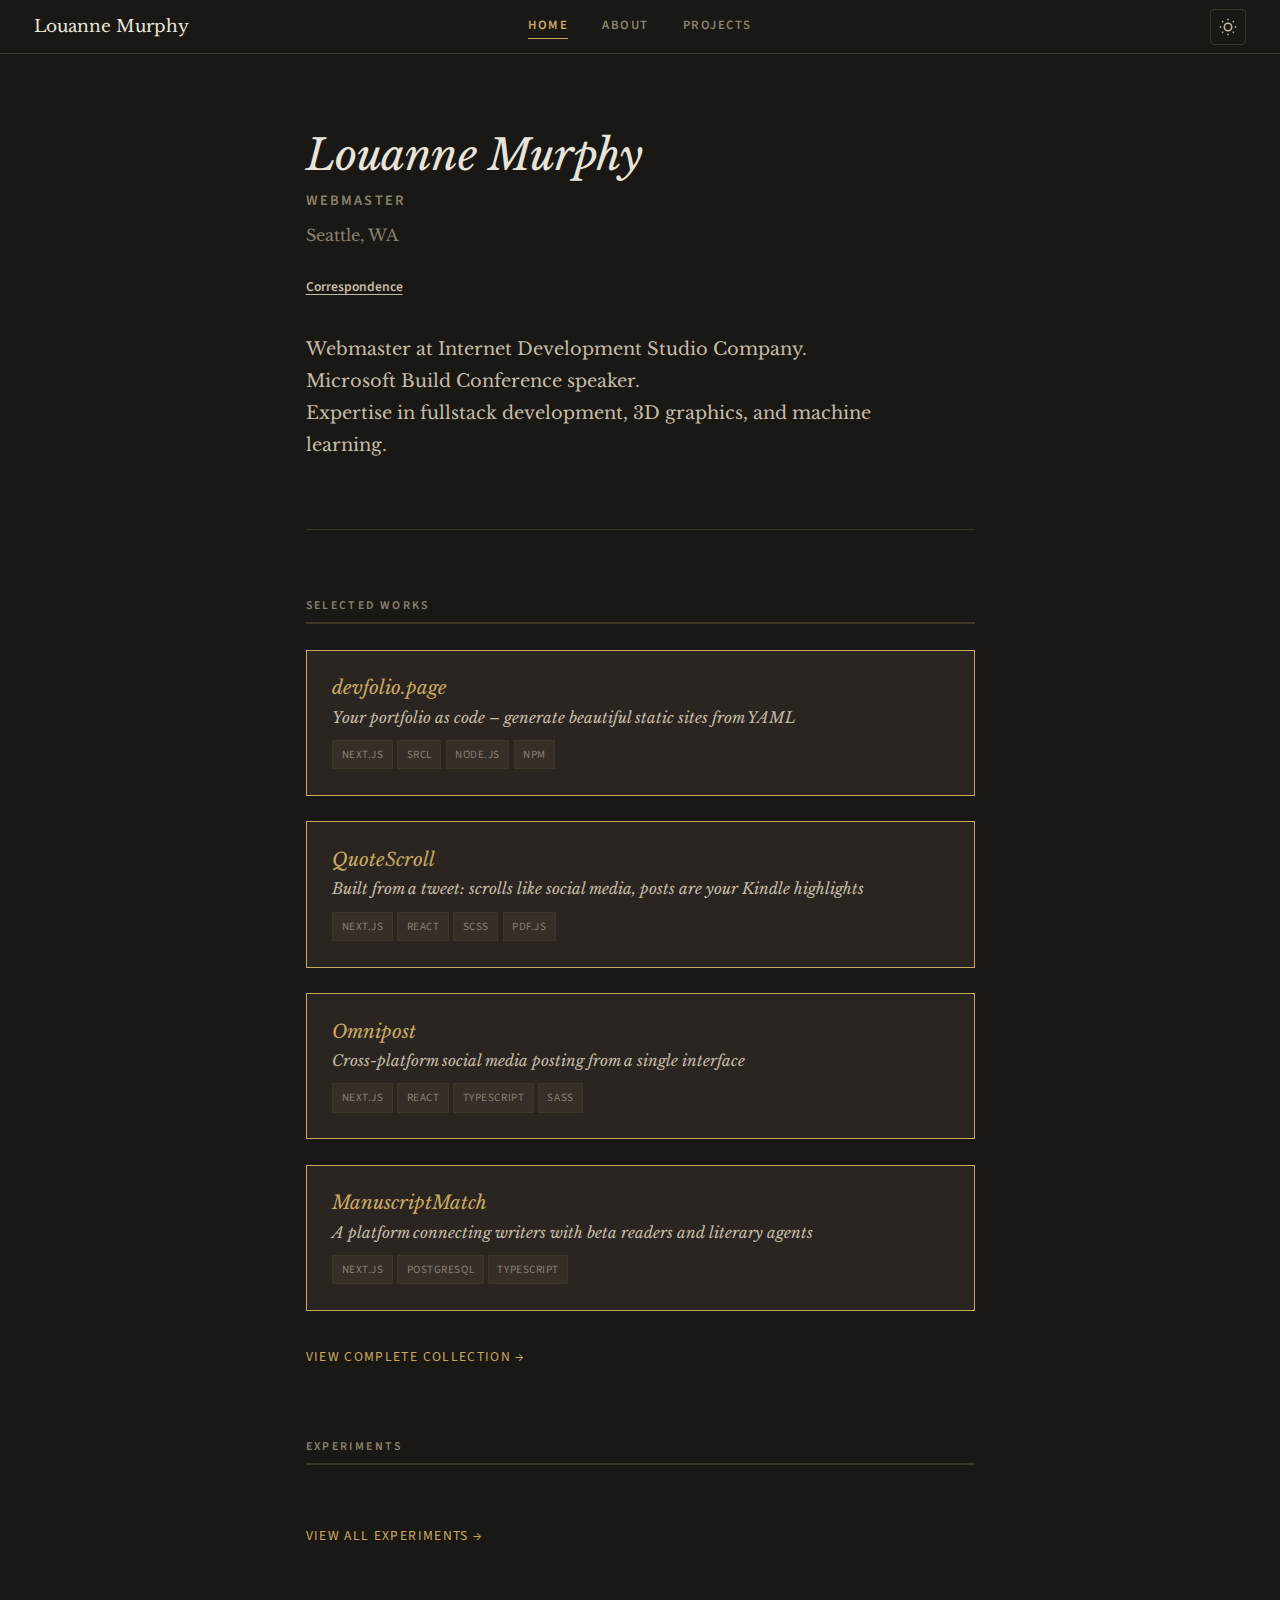
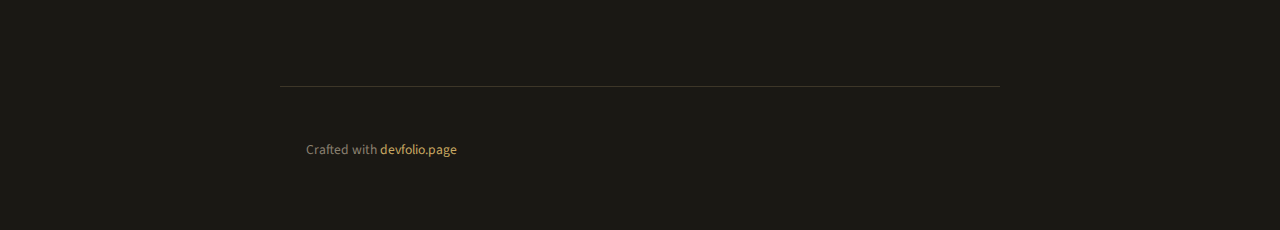
<file: docs/index.html>
<!DOCTYPE html>
<html lang="en">
<head>
  <meta charset="UTF-8">
  <meta name="viewport" content="width=device-width, initial-scale=1.0">
  <title>Louanne Murphy - Portfolio</title>
  <meta name="description" content="Webmaster based in Seattle, WA">
  <link rel="stylesheet" href="./assets/styles.css">
  <script>
    (function() {
      try {
        var saved = localStorage.getItem('academia-theme');
        if (saved) document.documentElement.dataset.theme = saved;
      } catch(e) {}
    })();
  </script>
</head>
<body class="academia-theme" data-theme="dark">

  <nav class="site-nav">
    <div class="nav-content">
      <a href="./" class="nav-logo">Louanne Murphy</a>
      <div class="nav-links">
        <a href=".&#x2F;" class="active">Home</a>
        <a href=".&#x2F;about&#x2F;">About</a>
        <a href=".&#x2F;projects&#x2F;">Projects</a>
      </div>
      <button class="theme-btn" title="Toggle theme" aria-label="Toggle theme">
        <svg class="icon-sun" width="18" height="18" viewBox="0 0 24 24" fill="none" stroke="currentColor" stroke-width="2">
          <circle cx="12" cy="12" r="5"></circle>
          <line x1="12" y1="1" x2="12" y2="3"></line>
          <line x1="12" y1="21" x2="12" y2="23"></line>
          <line x1="4.22" y1="4.22" x2="5.64" y2="5.64"></line>
          <line x1="18.36" y1="18.36" x2="19.78" y2="19.78"></line>
          <line x1="1" y1="12" x2="3" y2="12"></line>
          <line x1="21" y1="12" x2="23" y2="12"></line>
          <line x1="4.22" y1="19.78" x2="5.64" y2="18.36"></line>
          <line x1="18.36" y1="5.64" x2="19.78" y2="4.22"></line>
        </svg>
        <svg class="icon-moon" width="18" height="18" viewBox="0 0 24 24" fill="none" stroke="currentColor" stroke-width="2">
          <path d="M21 12.79A9 9 0 1 1 11.21 3 7 7 0 0 0 21 12.79z"></path>
        </svg>
      </button>
    </div>
  </nav>

  <main class="page-content">
    <section class="hero">
      <div class="hero-ornament"></div>
      <h1 class="hero-name">Louanne Murphy</h1>
      <p class="hero-title">Webmaster</p>
      <p class="hero-location">Seattle, WA</p>

      <div class="hero-links">
        <a href="mailto:louanne@internet.dev" class="hero-link">Correspondence</a>
        
        
        
      </div>

      <div class="hero-bio"><p>Webmaster at Internet Development Studio Company. Microsoft Build Conference speaker.<br>Expertise in fullstack development, 3D graphics, and machine learning.</p></div>
      <div class="hero-ornament"></div>
    </section>

    <section class="section" id="projects">
      <h2 class="section-title"><span>Selected Works</span></h2>
      <div class="projects-list">
        <a href="./projects/devfolio-page.html" class="project-item featured">
          <h3 class="project-name">devfolio.page</h3>
          <p class="project-description">Your portfolio as code – generate beautiful static sites from YAML</p>
          <div class="project-tags">
            <span class="tag">Next.js</span><span class="tag">SRCL</span><span class="tag">Node.js</span><span class="tag">npm</span>
          </div>
        </a>
        <a href="./projects/quotescroll.html" class="project-item featured">
          <h3 class="project-name">QuoteScroll</h3>
          <p class="project-description">Built from a tweet: scrolls like social media, posts are your Kindle highlights</p>
          <div class="project-tags">
            <span class="tag">Next.js</span><span class="tag">React</span><span class="tag">SCSS</span><span class="tag">pdf.js</span>
          </div>
        </a>
        <a href="./projects/omnipost.html" class="project-item featured">
          <h3 class="project-name">Omnipost</h3>
          <p class="project-description">Cross-platform social media posting from a single interface</p>
          <div class="project-tags">
            <span class="tag">Next.js</span><span class="tag">React</span><span class="tag">TypeScript</span><span class="tag">SASS</span>
          </div>
        </a>
        <a href="./projects/manuscriptmatch.html" class="project-item featured">
          <h3 class="project-name">ManuscriptMatch</h3>
          <p class="project-description">A platform connecting writers with beta readers and literary agents</p>
          <div class="project-tags">
            <span class="tag">Next.js</span><span class="tag">PostgreSQL</span><span class="tag">TypeScript</span>
          </div>
        </a>
      </div>
      <a href="./projects/" class="view-all">View Complete Collection &rarr;</a>
    </section>

    <section class="section" id="experiments">
      <h2 class="section-title"><span>Experiments</span></h2>
      <div class="experiments-list">
      </div>
      <a href="./experiments/" class="view-all">View All Experiments &rarr;</a>
    </section>

  </main>

  <footer class="site-footer">
    <div class="footer-ornament"></div>
    <p>Crafted with <a href="https://devfolio.page" target="_blank">devfolio.page</a></p>
  </footer>

  <script src="./assets/script.js"></script>
</body>
</html>
</file>
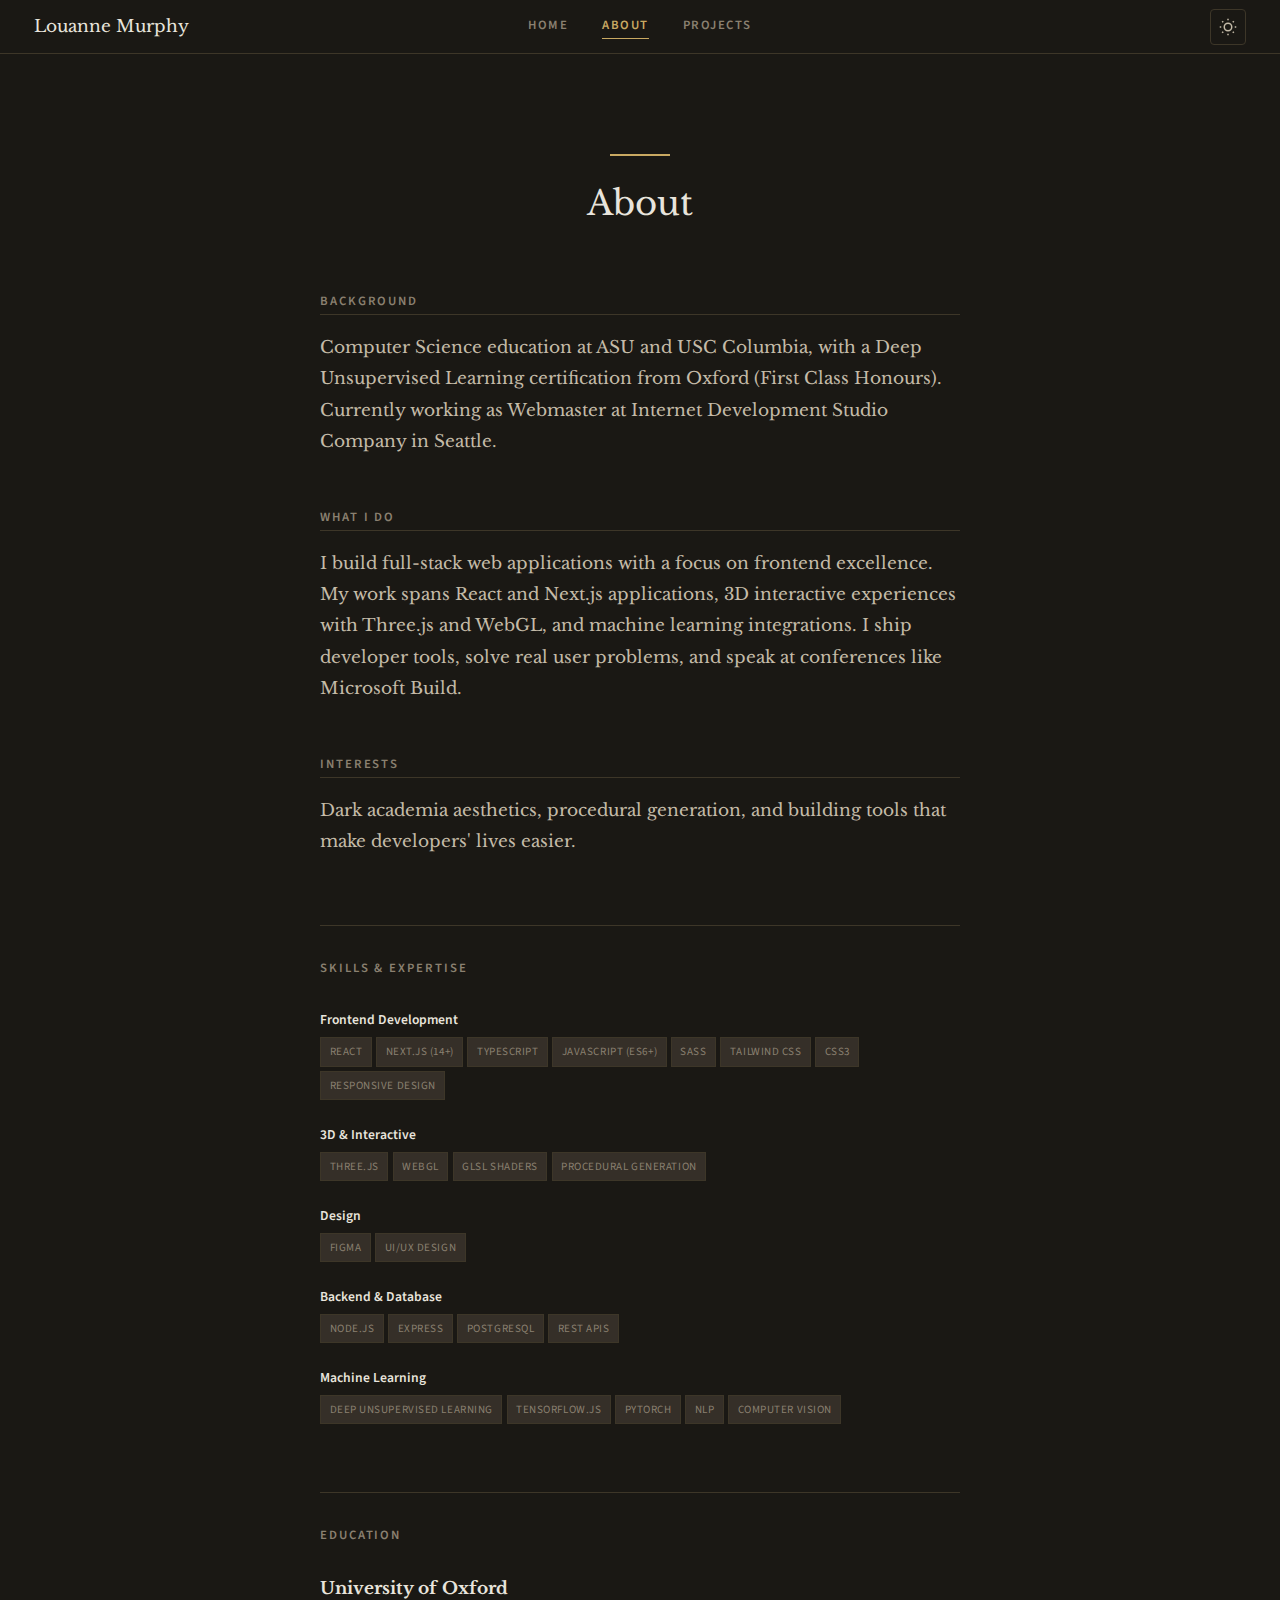
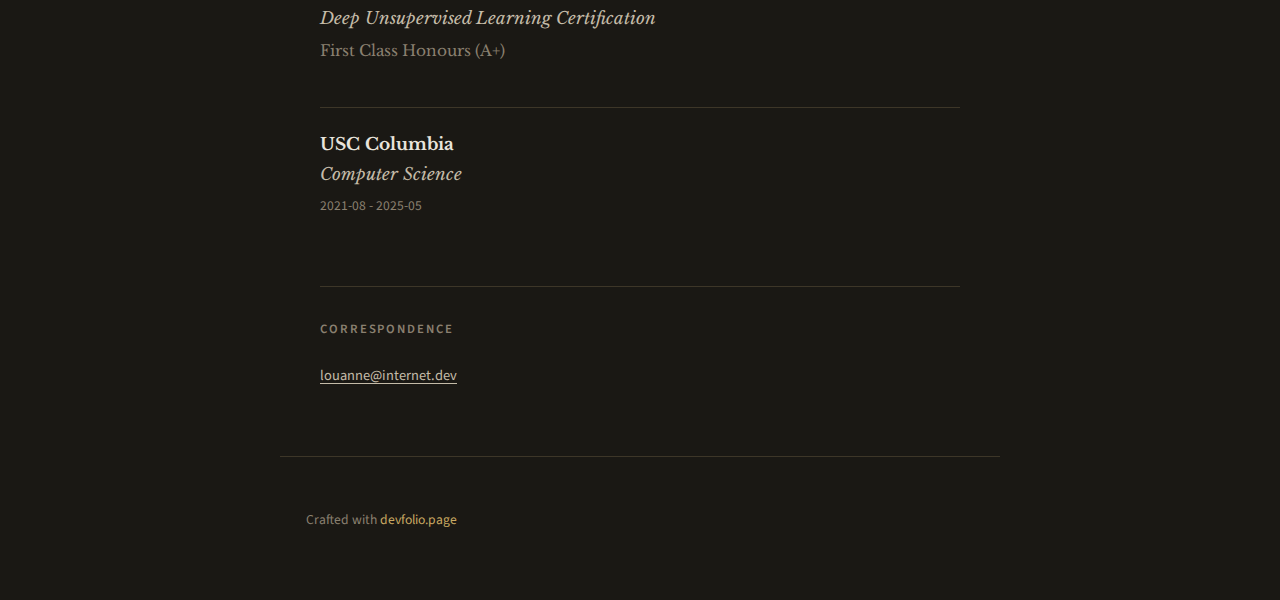
<file: docs/about/index.html>
<!DOCTYPE html>
<html lang="en">
<head>
  <meta charset="UTF-8">
  <meta name="viewport" content="width=device-width, initial-scale=1.0">
  <title>About - Louanne Murphy</title>
  <meta name="description" content="About Louanne Murphy">
  <link rel="stylesheet" href="../assets/styles.css">
  <script>
    (function() {
      try {
        var saved = localStorage.getItem('academia-theme');
        if (saved) document.documentElement.dataset.theme = saved;
      } catch(e) {}
    })();
  </script>
</head>
<body class="academia-theme" data-theme="dark">

  <nav class="site-nav">
    <div class="nav-content">
      <a href="../" class="nav-logo">Louanne Murphy</a>
      <div class="nav-links">
        <a href="..&#x2F;">Home</a>
        <a href="..&#x2F;about&#x2F;" class="active">About</a>
        <a href="..&#x2F;projects&#x2F;">Projects</a>
      </div>
      <button class="theme-btn" title="Toggle theme" aria-label="Toggle theme">
        <svg class="icon-sun" width="18" height="18" viewBox="0 0 24 24" fill="none" stroke="currentColor" stroke-width="2">
          <circle cx="12" cy="12" r="5"></circle>
          <line x1="12" y1="1" x2="12" y2="3"></line>
          <line x1="12" y1="21" x2="12" y2="23"></line>
          <line x1="4.22" y1="4.22" x2="5.64" y2="5.64"></line>
          <line x1="18.36" y1="18.36" x2="19.78" y2="19.78"></line>
          <line x1="1" y1="12" x2="3" y2="12"></line>
          <line x1="21" y1="12" x2="23" y2="12"></line>
          <line x1="4.22" y1="19.78" x2="5.64" y2="18.36"></line>
          <line x1="18.36" y1="5.64" x2="19.78" y2="4.22"></line>
        </svg>
        <svg class="icon-moon" width="18" height="18" viewBox="0 0 24 24" fill="none" stroke="currentColor" stroke-width="2">
          <path d="M21 12.79A9 9 0 1 1 11.21 3 7 7 0 0 0 21 12.79z"></path>
        </svg>
      </button>
    </div>
  </nav>

  <main class="page-content">
    <header class="page-header">
      <div class="header-ornament"></div>
      <h1>About</h1>
      
    </header>

    <div class="about-content">

      <div class="about-bio">
        <h3>Background</h3>
<p>Computer Science education at ASU and USC Columbia, with a Deep Unsupervised Learning
certification from Oxford (First Class Honours). Currently working as Webmaster at
Internet Development Studio Company in Seattle.</p>
<h3>What I Do</h3>
<p>I build full-stack web applications with a focus on frontend excellence. My work spans
React and Next.js applications, 3D interactive experiences with Three.js and WebGL,
and machine learning integrations. I ship developer tools, solve real user problems,
and speak at conferences like Microsoft Build.</p>
<h3>Interests</h3>
<p>Dark academia aesthetics, procedural generation, and building tools that make
developers&#39; lives easier.</p>

      </div>

      <section class="about-skills">
        <h2>Skills & Expertise</h2>
        <div class="skill-category">
          <h3>Frontend Development</h3>
          <div class="project-tags">
            <span class="tag">React</span><span class="tag">Next.js (14+)</span><span class="tag">TypeScript</span><span class="tag">JavaScript (ES6+)</span><span class="tag">SASS</span><span class="tag">Tailwind CSS</span><span class="tag">CSS3</span><span class="tag">Responsive Design</span>
          </div>
        </div>
        <div class="skill-category">
          <h3>3D &amp; Interactive</h3>
          <div class="project-tags">
            <span class="tag">Three.js</span><span class="tag">WebGL</span><span class="tag">GLSL Shaders</span><span class="tag">Procedural Generation</span>
          </div>
        </div>
        <div class="skill-category">
          <h3>Design</h3>
          <div class="project-tags">
            <span class="tag">Figma</span><span class="tag">UI&#x2F;UX Design</span>
          </div>
        </div>
        <div class="skill-category">
          <h3>Backend &amp; Database</h3>
          <div class="project-tags">
            <span class="tag">Node.js</span><span class="tag">Express</span><span class="tag">PostgreSQL</span><span class="tag">REST APIs</span>
          </div>
        </div>
        <div class="skill-category">
          <h3>Machine Learning</h3>
          <div class="project-tags">
            <span class="tag">Deep Unsupervised Learning</span><span class="tag">TensorFlow.js</span><span class="tag">PyTorch</span><span class="tag">NLP</span><span class="tag">Computer Vision</span>
          </div>
        </div>
      </section>

      <section class="about-education">
        <h2>Education</h2>
        <div class="education-item">
          <h3>University of Oxford</h3>
          <p class="degree">Deep Unsupervised Learning Certification</p>
          
          <p class="description">First Class Honours (A+)</p>
        </div>
        <div class="education-item">
          <h3>USC Columbia</h3>
          <p class="degree">Computer Science</p>
          <p class="date">2021-08 - 2025-05</p>
          
        </div>
      </section>

      <section class="about-contact">
        <h2>Correspondence</h2>
        <div class="contact-links">
          <a href="mailto:louanne@internet.dev">louanne@internet.dev</a>
          
          
          
          
        </div>
      </section>
    </div>
  </main>

  <footer class="site-footer">
    <div class="footer-ornament"></div>
    <p>Crafted with <a href="https://devfolio.page" target="_blank">devfolio.page</a></p>
  </footer>

  <script src="../assets/script.js"></script>
</body>
</html>
</file>
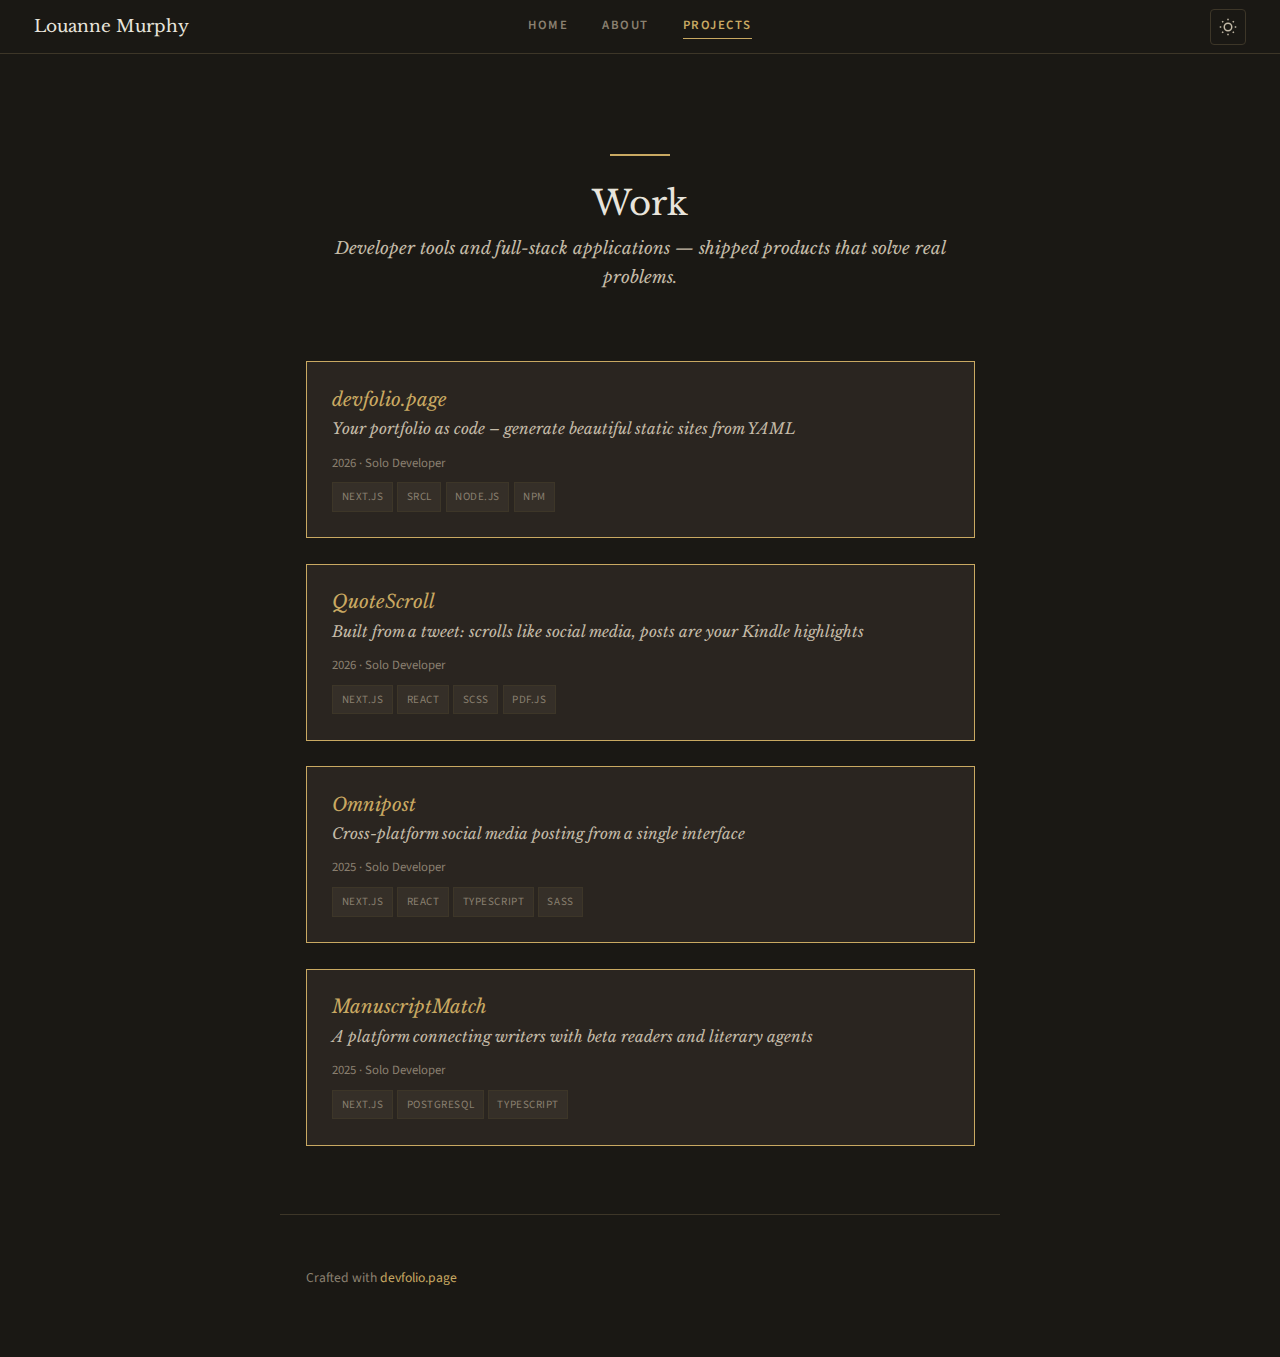
<file: docs/projects/index.html>
<!DOCTYPE html>
<html lang="en">
<head>
  <meta charset="UTF-8">
  <meta name="viewport" content="width=device-width, initial-scale=1.0">
  <title>Projects - Louanne Murphy</title>
  <meta name="description" content="Projects by Louanne Murphy">
  <link rel="stylesheet" href="../assets/styles.css">
  <script>
    (function() {
      try {
        var saved = localStorage.getItem('academia-theme');
        if (saved) document.documentElement.dataset.theme = saved;
      } catch(e) {}
    })();
  </script>
</head>
<body class="academia-theme" data-theme="dark">

  <nav class="site-nav">
    <div class="nav-content">
      <a href="../" class="nav-logo">Louanne Murphy</a>
      <div class="nav-links">
        <a href="..&#x2F;">Home</a>
        <a href="..&#x2F;about&#x2F;">About</a>
        <a href="..&#x2F;projects&#x2F;" class="active">Projects</a>
      </div>
      <button class="theme-btn" title="Toggle theme" aria-label="Toggle theme">
        <svg class="icon-sun" width="18" height="18" viewBox="0 0 24 24" fill="none" stroke="currentColor" stroke-width="2">
          <circle cx="12" cy="12" r="5"></circle>
          <line x1="12" y1="1" x2="12" y2="3"></line>
          <line x1="12" y1="21" x2="12" y2="23"></line>
          <line x1="4.22" y1="4.22" x2="5.64" y2="5.64"></line>
          <line x1="18.36" y1="18.36" x2="19.78" y2="19.78"></line>
          <line x1="1" y1="12" x2="3" y2="12"></line>
          <line x1="21" y1="12" x2="23" y2="12"></line>
          <line x1="4.22" y1="19.78" x2="5.64" y2="18.36"></line>
          <line x1="18.36" y1="5.64" x2="19.78" y2="4.22"></line>
        </svg>
        <svg class="icon-moon" width="18" height="18" viewBox="0 0 24 24" fill="none" stroke="currentColor" stroke-width="2">
          <path d="M21 12.79A9 9 0 1 1 11.21 3 7 7 0 0 0 21 12.79z"></path>
        </svg>
      </button>
    </div>
  </nav>

  <main class="page-content">
    <header class="page-header">
      <div class="header-ornament"></div>
      <h1>Work</h1>
      <p>Developer tools and full-stack applications — shipped products that solve real problems.</p>
    </header>

    <div class="projects-list">
      <a href="./devfolio-page.html" class="project-item featured">
        <h3 class="project-name">devfolio.page</h3>
        <p class="project-description">Your portfolio as code – generate beautiful static sites from YAML</p>
        <div class="project-meta-inline">
          <span>2026</span>
          <span>&middot;</span>
          <span>Solo Developer</span>
        </div>
        <div class="project-tags">
          <span class="tag">Next.js</span><span class="tag">SRCL</span><span class="tag">Node.js</span><span class="tag">npm</span>
        </div>
      </a>
      <a href="./quotescroll.html" class="project-item featured">
        <h3 class="project-name">QuoteScroll</h3>
        <p class="project-description">Built from a tweet: scrolls like social media, posts are your Kindle highlights</p>
        <div class="project-meta-inline">
          <span>2026</span>
          <span>&middot;</span>
          <span>Solo Developer</span>
        </div>
        <div class="project-tags">
          <span class="tag">Next.js</span><span class="tag">React</span><span class="tag">SCSS</span><span class="tag">pdf.js</span>
        </div>
      </a>
      <a href="./omnipost.html" class="project-item featured">
        <h3 class="project-name">Omnipost</h3>
        <p class="project-description">Cross-platform social media posting from a single interface</p>
        <div class="project-meta-inline">
          <span>2025</span>
          <span>&middot;</span>
          <span>Solo Developer</span>
        </div>
        <div class="project-tags">
          <span class="tag">Next.js</span><span class="tag">React</span><span class="tag">TypeScript</span><span class="tag">SASS</span>
        </div>
      </a>
      <a href="./manuscriptmatch.html" class="project-item featured">
        <h3 class="project-name">ManuscriptMatch</h3>
        <p class="project-description">A platform connecting writers with beta readers and literary agents</p>
        <div class="project-meta-inline">
          <span>2025</span>
          <span>&middot;</span>
          <span>Solo Developer</span>
        </div>
        <div class="project-tags">
          <span class="tag">Next.js</span><span class="tag">PostgreSQL</span><span class="tag">TypeScript</span>
        </div>
      </a>
    </div>
  </main>

  <footer class="site-footer">
    <div class="footer-ornament"></div>
    <p>Crafted with <a href="https://devfolio.page" target="_blank">devfolio.page</a></p>
  </footer>

  <script src="../assets/script.js"></script>
</body>
</html>
</file>
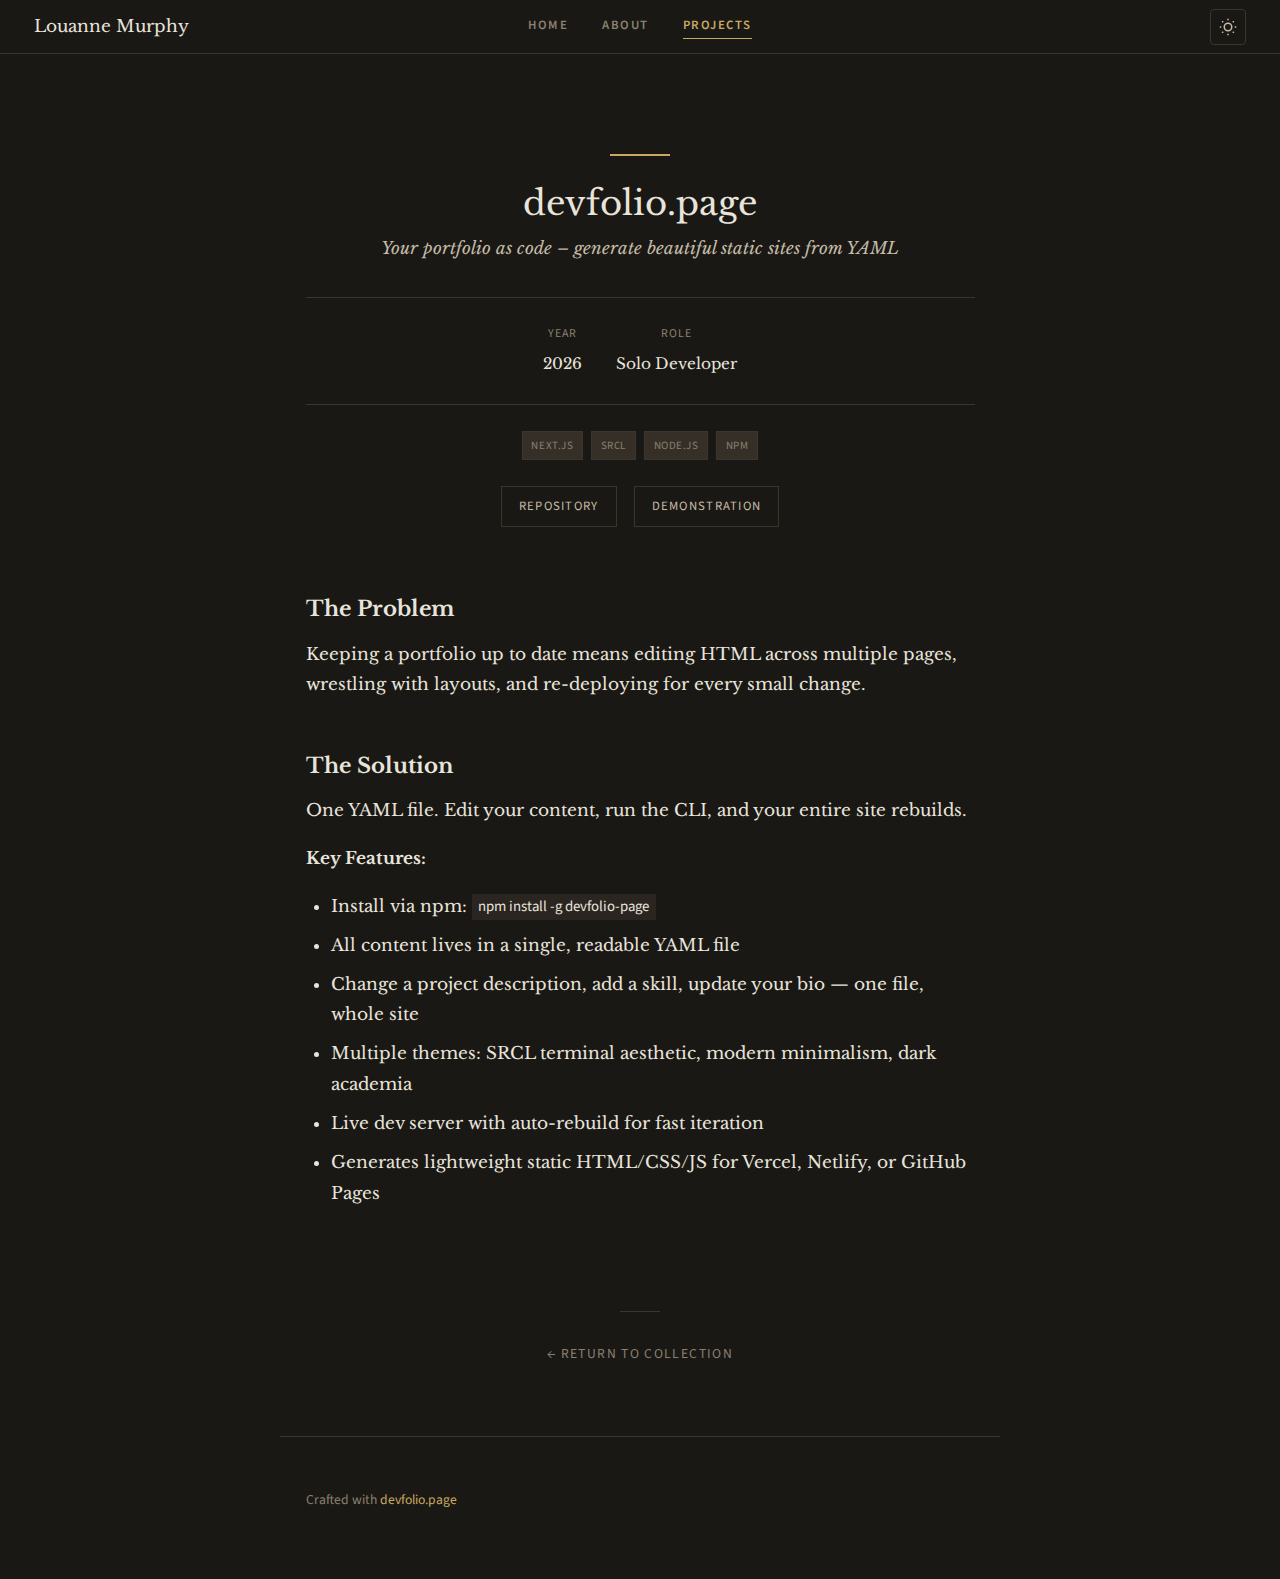
<file: docs/projects/devfolio-page.html>
<!DOCTYPE html>
<html lang="en">
<head>
  <meta charset="UTF-8">
  <meta name="viewport" content="width=device-width, initial-scale=1.0">
  <title>devfolio.page - Louanne Murphy</title>
  <meta name="description" content="Your portfolio as code – generate beautiful static sites from YAML">
  <link rel="stylesheet" href="../assets/styles.css">
  <script>
    (function() {
      try {
        var saved = localStorage.getItem('academia-theme');
        if (saved) document.documentElement.dataset.theme = saved;
      } catch(e) {}
    })();
  </script>
</head>
<body class="academia-theme" data-theme="dark">

  <nav class="site-nav">
    <div class="nav-content">
      <a href="../" class="nav-logo">Louanne Murphy</a>
      <div class="nav-links">
        <a href="..&#x2F;">Home</a>
        <a href="..&#x2F;about&#x2F;">About</a>
        <a href="..&#x2F;projects&#x2F;" class="active">Projects</a>
      </div>
      <button class="theme-btn" title="Toggle theme" aria-label="Toggle theme">
        <svg class="icon-sun" width="18" height="18" viewBox="0 0 24 24" fill="none" stroke="currentColor" stroke-width="2">
          <circle cx="12" cy="12" r="5"></circle>
          <line x1="12" y1="1" x2="12" y2="3"></line>
          <line x1="12" y1="21" x2="12" y2="23"></line>
          <line x1="4.22" y1="4.22" x2="5.64" y2="5.64"></line>
          <line x1="18.36" y1="18.36" x2="19.78" y2="19.78"></line>
          <line x1="1" y1="12" x2="3" y2="12"></line>
          <line x1="21" y1="12" x2="23" y2="12"></line>
          <line x1="4.22" y1="19.78" x2="5.64" y2="18.36"></line>
          <line x1="18.36" y1="5.64" x2="19.78" y2="4.22"></line>
        </svg>
        <svg class="icon-moon" width="18" height="18" viewBox="0 0 24 24" fill="none" stroke="currentColor" stroke-width="2">
          <path d="M21 12.79A9 9 0 1 1 11.21 3 7 7 0 0 0 21 12.79z"></path>
        </svg>
      </button>
    </div>
  </nav>

  <main class="page-content project-page">
    <header class="project-header">
      <div class="header-ornament"></div>
      <h1>devfolio.page</h1>
      <p class="subtitle">Your portfolio as code – generate beautiful static sites from YAML</p>

      <div class="project-meta">
        <div class="meta-item">
          <span class="meta-label">Year</span>
          <span class="meta-value">2026</span>
        </div>
        <div class="meta-item">
          <span class="meta-label">Role</span>
          <span class="meta-value">Solo Developer</span>
        </div>
      </div>

      <div class="project-tags">
        <span class="tag">Next.js</span><span class="tag">SRCL</span><span class="tag">Node.js</span><span class="tag">npm</span>
      </div>

      <div class="project-links">
        <a href="https:&#x2F;&#x2F;github.com&#x2F;louannemur&#x2F;devfolio" target="_blank" class="project-link">Repository</a>
        <a href="https:&#x2F;&#x2F;www.devfolio.page" target="_blank" class="project-link">Demonstration</a>
        
      </div>
    </header>

    <div class="project-content prose">
      <div class="section-overview"><h2>The Problem</h2>
<p>Keeping a portfolio up to date means editing HTML across multiple pages,<br>wrestling with layouts, and re-deploying for every small change.</p>
<h2>The Solution</h2>
<p>One YAML file. Edit your content, run the CLI, and your entire site rebuilds.</p>
<p><strong>Key Features:</strong></p>
<ul>
<li>Install via npm: <code>npm install -g devfolio-page</code></li>
<li>All content lives in a single, readable YAML file</li>
<li>Change a project description, add a skill, update your bio — one file, whole site</li>
<li>Multiple themes: SRCL terminal aesthetic, modern minimalism, dark academia</li>
<li>Live dev server with auto-rebuild for fast iteration</li>
<li>Generates lightweight static HTML/CSS/JS for Vercel, Netlify, or GitHub Pages</li>
</ul>
</div>
    </div>

    <nav class="project-nav">
      <div class="nav-ornament"></div>
      <a href="./" class="back-link">&larr; Return to Collection</a>
    </nav>
  </main>

  <footer class="site-footer">
    <div class="footer-ornament"></div>
    <p>Crafted with <a href="https://devfolio.page" target="_blank">devfolio.page</a></p>
  </footer>

  <script src="../assets/script.js"></script>
</body>
</html>
</file>
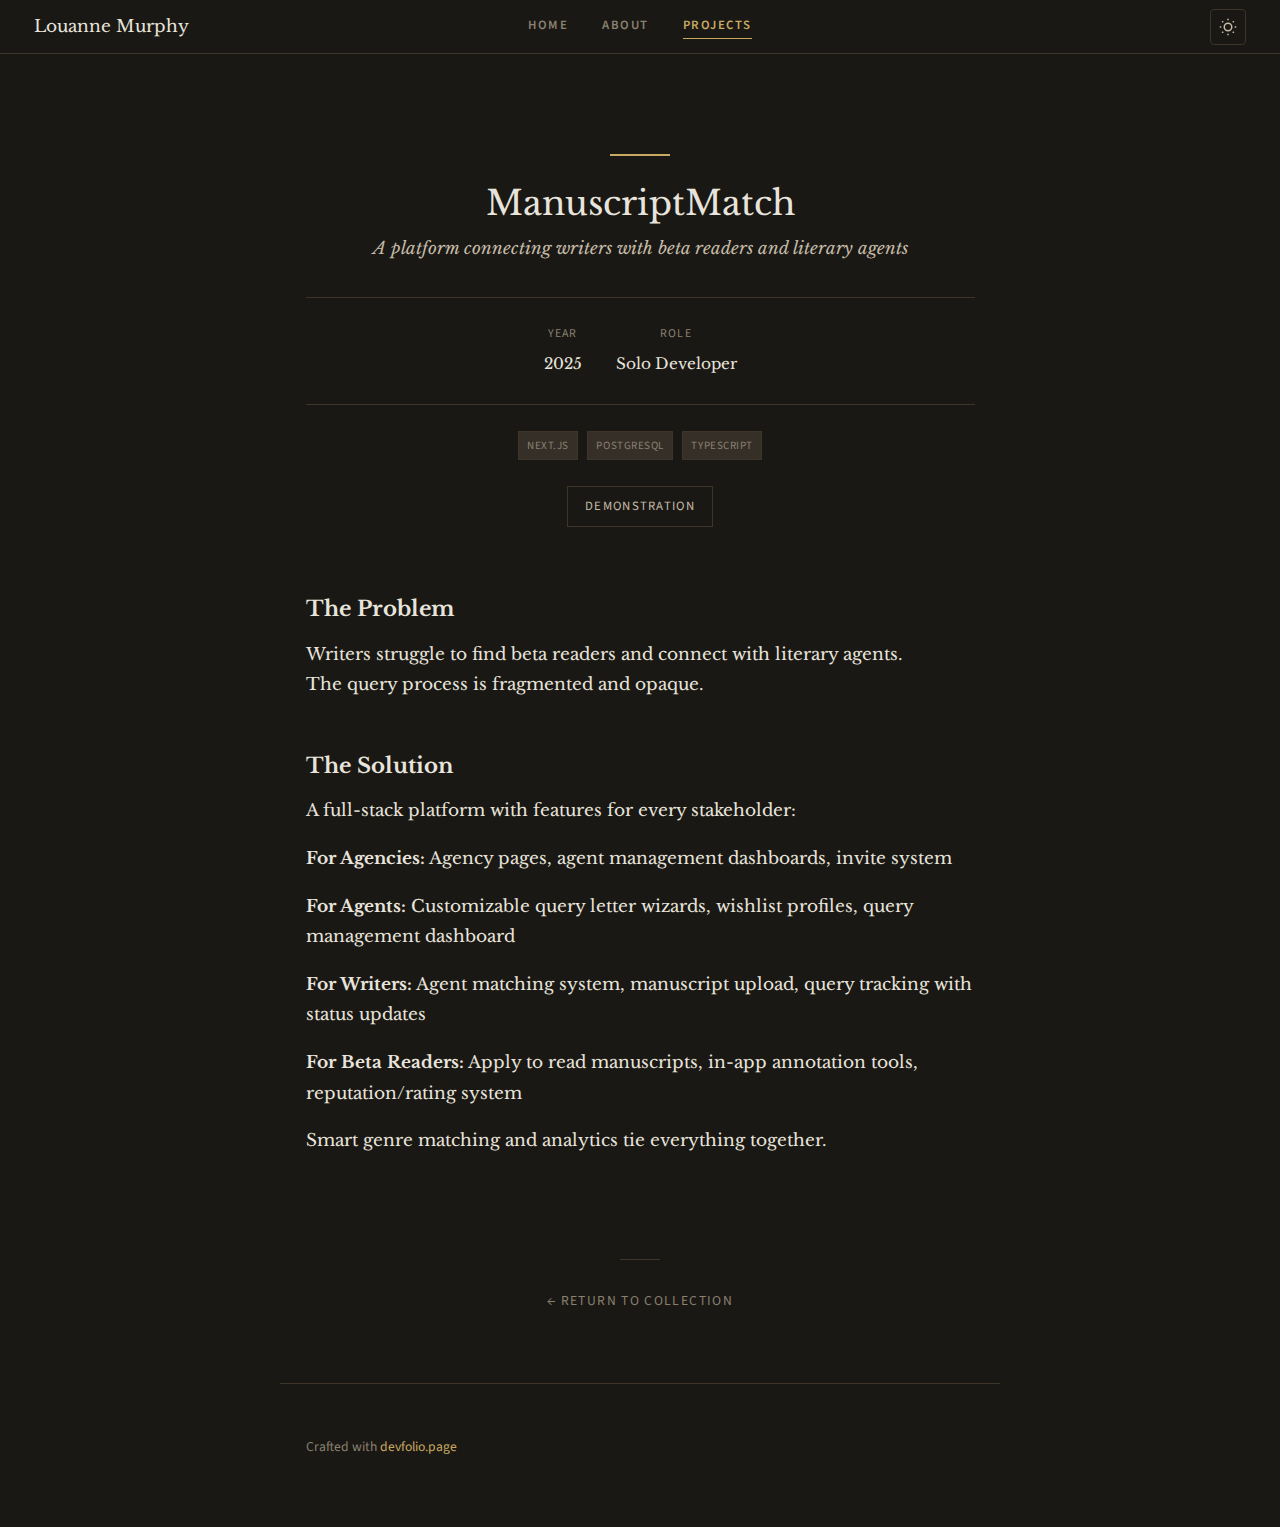
<file: docs/projects/manuscriptmatch.html>
<!DOCTYPE html>
<html lang="en">
<head>
  <meta charset="UTF-8">
  <meta name="viewport" content="width=device-width, initial-scale=1.0">
  <title>ManuscriptMatch - Louanne Murphy</title>
  <meta name="description" content="A platform connecting writers with beta readers and literary agents">
  <link rel="stylesheet" href="../assets/styles.css">
  <script>
    (function() {
      try {
        var saved = localStorage.getItem('academia-theme');
        if (saved) document.documentElement.dataset.theme = saved;
      } catch(e) {}
    })();
  </script>
</head>
<body class="academia-theme" data-theme="dark">

  <nav class="site-nav">
    <div class="nav-content">
      <a href="../" class="nav-logo">Louanne Murphy</a>
      <div class="nav-links">
        <a href="..&#x2F;">Home</a>
        <a href="..&#x2F;about&#x2F;">About</a>
        <a href="..&#x2F;projects&#x2F;" class="active">Projects</a>
      </div>
      <button class="theme-btn" title="Toggle theme" aria-label="Toggle theme">
        <svg class="icon-sun" width="18" height="18" viewBox="0 0 24 24" fill="none" stroke="currentColor" stroke-width="2">
          <circle cx="12" cy="12" r="5"></circle>
          <line x1="12" y1="1" x2="12" y2="3"></line>
          <line x1="12" y1="21" x2="12" y2="23"></line>
          <line x1="4.22" y1="4.22" x2="5.64" y2="5.64"></line>
          <line x1="18.36" y1="18.36" x2="19.78" y2="19.78"></line>
          <line x1="1" y1="12" x2="3" y2="12"></line>
          <line x1="21" y1="12" x2="23" y2="12"></line>
          <line x1="4.22" y1="19.78" x2="5.64" y2="18.36"></line>
          <line x1="18.36" y1="5.64" x2="19.78" y2="4.22"></line>
        </svg>
        <svg class="icon-moon" width="18" height="18" viewBox="0 0 24 24" fill="none" stroke="currentColor" stroke-width="2">
          <path d="M21 12.79A9 9 0 1 1 11.21 3 7 7 0 0 0 21 12.79z"></path>
        </svg>
      </button>
    </div>
  </nav>

  <main class="page-content project-page">
    <header class="project-header">
      <div class="header-ornament"></div>
      <h1>ManuscriptMatch</h1>
      <p class="subtitle">A platform connecting writers with beta readers and literary agents</p>

      <div class="project-meta">
        <div class="meta-item">
          <span class="meta-label">Year</span>
          <span class="meta-value">2025</span>
        </div>
        <div class="meta-item">
          <span class="meta-label">Role</span>
          <span class="meta-value">Solo Developer</span>
        </div>
      </div>

      <div class="project-tags">
        <span class="tag">Next.js</span><span class="tag">PostgreSQL</span><span class="tag">TypeScript</span>
      </div>

      <div class="project-links">
        
        <a href="https:&#x2F;&#x2F;manuscriptmatch.com" target="_blank" class="project-link">Demonstration</a>
        
      </div>
    </header>

    <div class="project-content prose">
      <div class="section-overview"><h2>The Problem</h2>
<p>Writers struggle to find beta readers and connect with literary agents.<br>The query process is fragmented and opaque.</p>
<h2>The Solution</h2>
<p>A full-stack platform with features for every stakeholder:</p>
<p><strong>For Agencies:</strong> Agency pages, agent management dashboards, invite system</p>
<p><strong>For Agents:</strong> Customizable query letter wizards, wishlist profiles, query management dashboard</p>
<p><strong>For Writers:</strong> Agent matching system, manuscript upload, query tracking with status updates</p>
<p><strong>For Beta Readers:</strong> Apply to read manuscripts, in-app annotation tools, reputation/rating system</p>
<p>Smart genre matching and analytics tie everything together.</p>
</div>
    </div>

    <nav class="project-nav">
      <div class="nav-ornament"></div>
      <a href="./" class="back-link">&larr; Return to Collection</a>
    </nav>
  </main>

  <footer class="site-footer">
    <div class="footer-ornament"></div>
    <p>Crafted with <a href="https://devfolio.page" target="_blank">devfolio.page</a></p>
  </footer>

  <script src="../assets/script.js"></script>
</body>
</html>
</file>
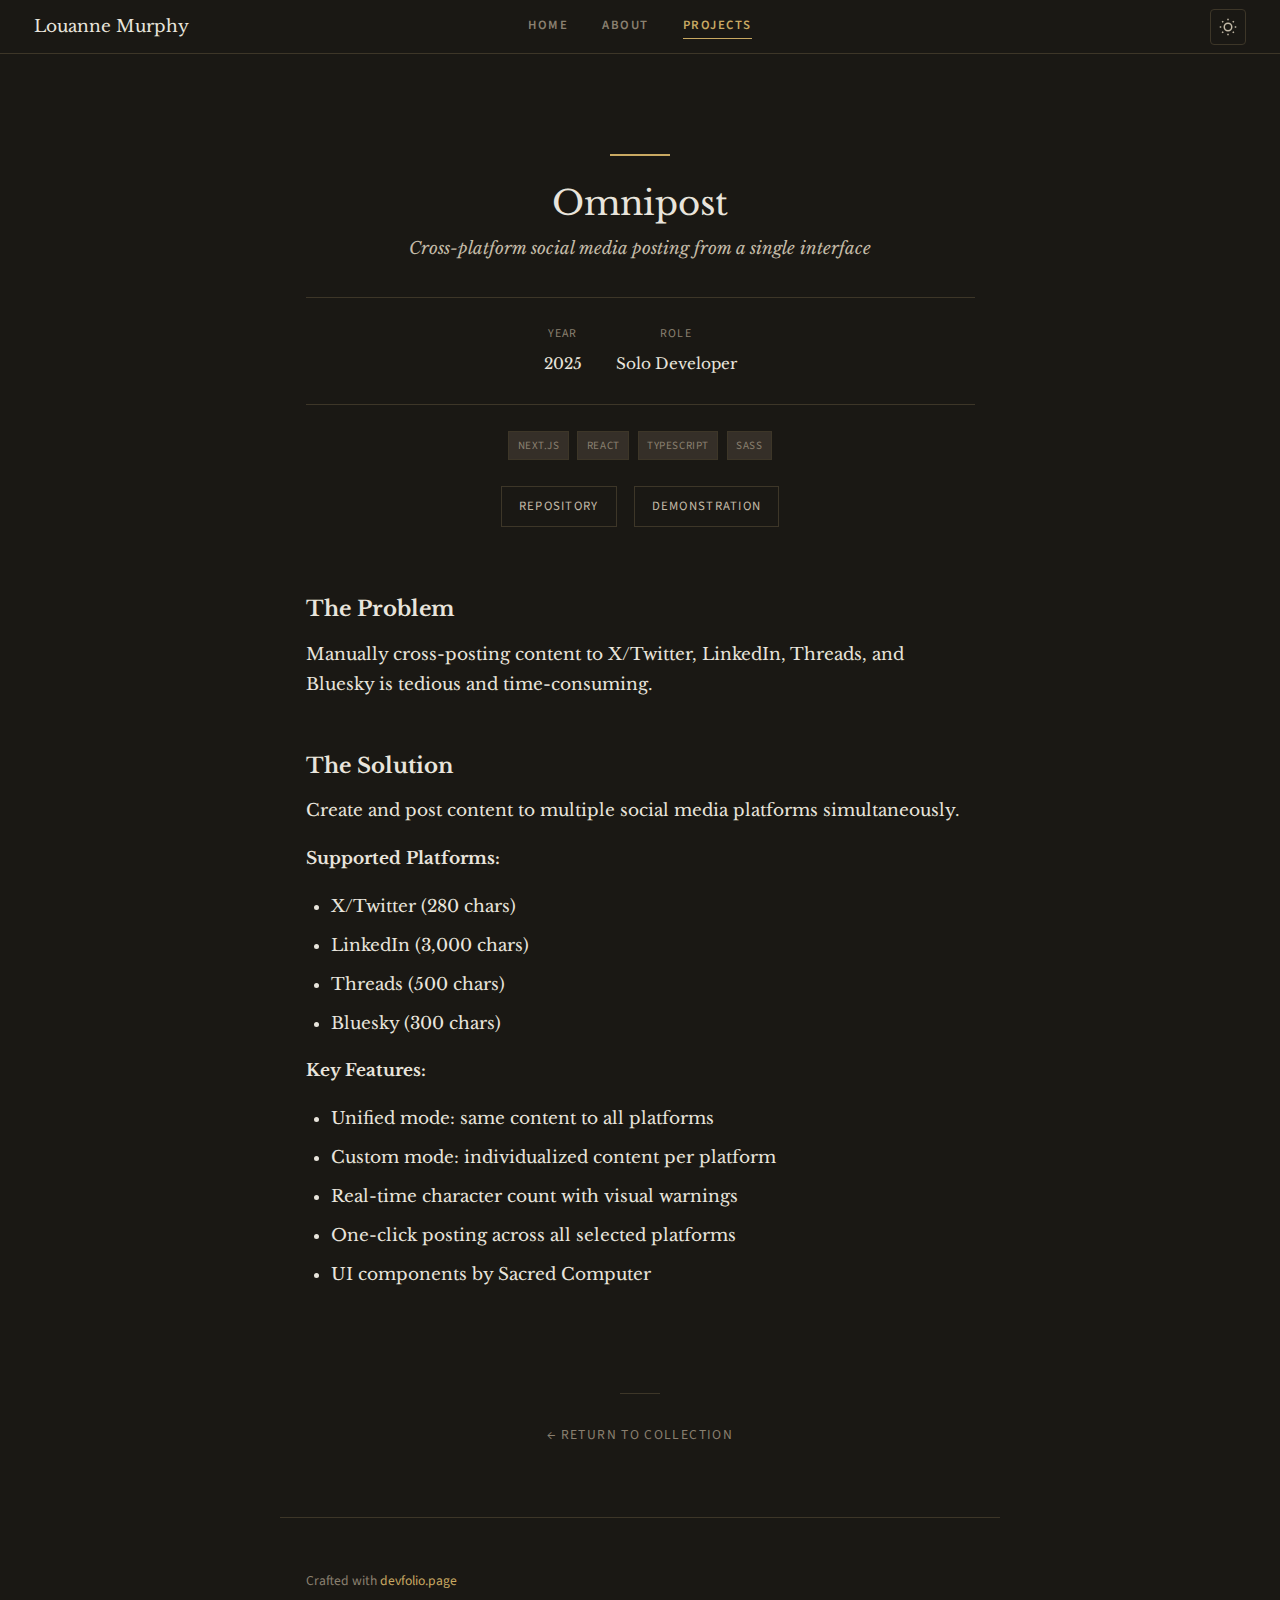
<file: docs/projects/omnipost.html>
<!DOCTYPE html>
<html lang="en">
<head>
  <meta charset="UTF-8">
  <meta name="viewport" content="width=device-width, initial-scale=1.0">
  <title>Omnipost - Louanne Murphy</title>
  <meta name="description" content="Cross-platform social media posting from a single interface">
  <link rel="stylesheet" href="../assets/styles.css">
  <script>
    (function() {
      try {
        var saved = localStorage.getItem('academia-theme');
        if (saved) document.documentElement.dataset.theme = saved;
      } catch(e) {}
    })();
  </script>
</head>
<body class="academia-theme" data-theme="dark">

  <nav class="site-nav">
    <div class="nav-content">
      <a href="../" class="nav-logo">Louanne Murphy</a>
      <div class="nav-links">
        <a href="..&#x2F;">Home</a>
        <a href="..&#x2F;about&#x2F;">About</a>
        <a href="..&#x2F;projects&#x2F;" class="active">Projects</a>
      </div>
      <button class="theme-btn" title="Toggle theme" aria-label="Toggle theme">
        <svg class="icon-sun" width="18" height="18" viewBox="0 0 24 24" fill="none" stroke="currentColor" stroke-width="2">
          <circle cx="12" cy="12" r="5"></circle>
          <line x1="12" y1="1" x2="12" y2="3"></line>
          <line x1="12" y1="21" x2="12" y2="23"></line>
          <line x1="4.22" y1="4.22" x2="5.64" y2="5.64"></line>
          <line x1="18.36" y1="18.36" x2="19.78" y2="19.78"></line>
          <line x1="1" y1="12" x2="3" y2="12"></line>
          <line x1="21" y1="12" x2="23" y2="12"></line>
          <line x1="4.22" y1="19.78" x2="5.64" y2="18.36"></line>
          <line x1="18.36" y1="5.64" x2="19.78" y2="4.22"></line>
        </svg>
        <svg class="icon-moon" width="18" height="18" viewBox="0 0 24 24" fill="none" stroke="currentColor" stroke-width="2">
          <path d="M21 12.79A9 9 0 1 1 11.21 3 7 7 0 0 0 21 12.79z"></path>
        </svg>
      </button>
    </div>
  </nav>

  <main class="page-content project-page">
    <header class="project-header">
      <div class="header-ornament"></div>
      <h1>Omnipost</h1>
      <p class="subtitle">Cross-platform social media posting from a single interface</p>

      <div class="project-meta">
        <div class="meta-item">
          <span class="meta-label">Year</span>
          <span class="meta-value">2025</span>
        </div>
        <div class="meta-item">
          <span class="meta-label">Role</span>
          <span class="meta-value">Solo Developer</span>
        </div>
      </div>

      <div class="project-tags">
        <span class="tag">Next.js</span><span class="tag">React</span><span class="tag">TypeScript</span><span class="tag">SASS</span>
      </div>

      <div class="project-links">
        <a href="https:&#x2F;&#x2F;github.com&#x2F;louannemur&#x2F;omnipost" target="_blank" class="project-link">Repository</a>
        <a href="https:&#x2F;&#x2F;omnipost.onrender.com" target="_blank" class="project-link">Demonstration</a>
        
      </div>
    </header>

    <div class="project-content prose">
      <div class="section-overview"><h2>The Problem</h2>
<p>Manually cross-posting content to X/Twitter, LinkedIn, Threads, and<br>Bluesky is tedious and time-consuming.</p>
<h2>The Solution</h2>
<p>Create and post content to multiple social media platforms simultaneously.</p>
<p><strong>Supported Platforms:</strong></p>
<ul>
<li>X/Twitter (280 chars)</li>
<li>LinkedIn (3,000 chars)</li>
<li>Threads (500 chars)</li>
<li>Bluesky (300 chars)</li>
</ul>
<p><strong>Key Features:</strong></p>
<ul>
<li>Unified mode: same content to all platforms</li>
<li>Custom mode: individualized content per platform</li>
<li>Real-time character count with visual warnings</li>
<li>One-click posting across all selected platforms</li>
<li>UI components by Sacred Computer</li>
</ul>
</div>
    </div>

    <nav class="project-nav">
      <div class="nav-ornament"></div>
      <a href="./" class="back-link">&larr; Return to Collection</a>
    </nav>
  </main>

  <footer class="site-footer">
    <div class="footer-ornament"></div>
    <p>Crafted with <a href="https://devfolio.page" target="_blank">devfolio.page</a></p>
  </footer>

  <script src="../assets/script.js"></script>
</body>
</html>
</file>
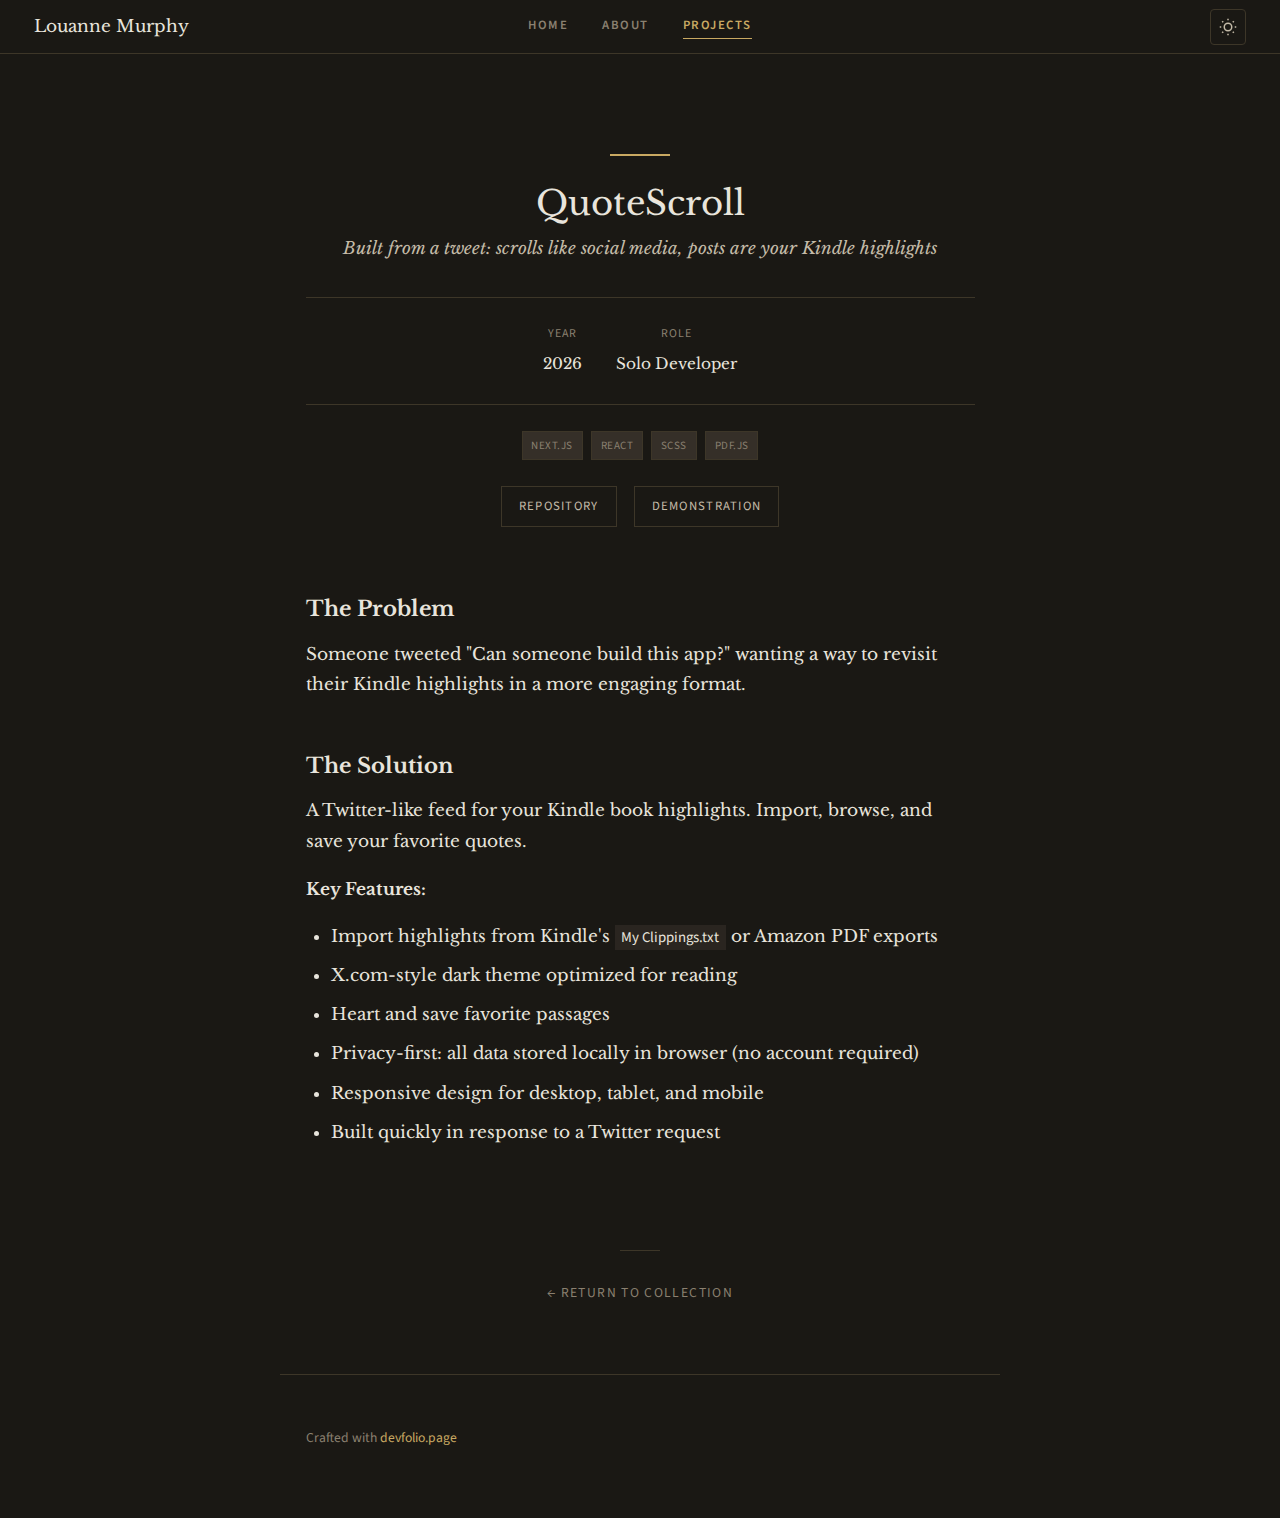
<file: docs/projects/quotescroll.html>
<!DOCTYPE html>
<html lang="en">
<head>
  <meta charset="UTF-8">
  <meta name="viewport" content="width=device-width, initial-scale=1.0">
  <title>QuoteScroll - Louanne Murphy</title>
  <meta name="description" content="Built from a tweet: scrolls like social media, posts are your Kindle highlights">
  <link rel="stylesheet" href="../assets/styles.css">
  <script>
    (function() {
      try {
        var saved = localStorage.getItem('academia-theme');
        if (saved) document.documentElement.dataset.theme = saved;
      } catch(e) {}
    })();
  </script>
</head>
<body class="academia-theme" data-theme="dark">

  <nav class="site-nav">
    <div class="nav-content">
      <a href="../" class="nav-logo">Louanne Murphy</a>
      <div class="nav-links">
        <a href="..&#x2F;">Home</a>
        <a href="..&#x2F;about&#x2F;">About</a>
        <a href="..&#x2F;projects&#x2F;" class="active">Projects</a>
      </div>
      <button class="theme-btn" title="Toggle theme" aria-label="Toggle theme">
        <svg class="icon-sun" width="18" height="18" viewBox="0 0 24 24" fill="none" stroke="currentColor" stroke-width="2">
          <circle cx="12" cy="12" r="5"></circle>
          <line x1="12" y1="1" x2="12" y2="3"></line>
          <line x1="12" y1="21" x2="12" y2="23"></line>
          <line x1="4.22" y1="4.22" x2="5.64" y2="5.64"></line>
          <line x1="18.36" y1="18.36" x2="19.78" y2="19.78"></line>
          <line x1="1" y1="12" x2="3" y2="12"></line>
          <line x1="21" y1="12" x2="23" y2="12"></line>
          <line x1="4.22" y1="19.78" x2="5.64" y2="18.36"></line>
          <line x1="18.36" y1="5.64" x2="19.78" y2="4.22"></line>
        </svg>
        <svg class="icon-moon" width="18" height="18" viewBox="0 0 24 24" fill="none" stroke="currentColor" stroke-width="2">
          <path d="M21 12.79A9 9 0 1 1 11.21 3 7 7 0 0 0 21 12.79z"></path>
        </svg>
      </button>
    </div>
  </nav>

  <main class="page-content project-page">
    <header class="project-header">
      <div class="header-ornament"></div>
      <h1>QuoteScroll</h1>
      <p class="subtitle">Built from a tweet: scrolls like social media, posts are your Kindle highlights</p>

      <div class="project-meta">
        <div class="meta-item">
          <span class="meta-label">Year</span>
          <span class="meta-value">2026</span>
        </div>
        <div class="meta-item">
          <span class="meta-label">Role</span>
          <span class="meta-value">Solo Developer</span>
        </div>
      </div>

      <div class="project-tags">
        <span class="tag">Next.js</span><span class="tag">React</span><span class="tag">SCSS</span><span class="tag">pdf.js</span>
      </div>

      <div class="project-links">
        <a href="https:&#x2F;&#x2F;github.com&#x2F;louannemur&#x2F;QuoteScroll" target="_blank" class="project-link">Repository</a>
        <a href="https:&#x2F;&#x2F;quotescroll.vercel.app" target="_blank" class="project-link">Demonstration</a>
        
      </div>
    </header>

    <div class="project-content prose">
      <div class="section-overview"><h2>The Problem</h2>
<p>Someone tweeted &quot;Can someone build this app?&quot; wanting a way to revisit<br>their Kindle highlights in a more engaging format.</p>
<h2>The Solution</h2>
<p>A Twitter-like feed for your Kindle book highlights. Import, browse, and<br>save your favorite quotes.</p>
<p><strong>Key Features:</strong></p>
<ul>
<li>Import highlights from Kindle&#39;s <code>My Clippings.txt</code> or Amazon PDF exports</li>
<li>X.com-style dark theme optimized for reading</li>
<li>Heart and save favorite passages</li>
<li>Privacy-first: all data stored locally in browser (no account required)</li>
<li>Responsive design for desktop, tablet, and mobile</li>
<li>Built quickly in response to a Twitter request</li>
</ul>
</div>
    </div>

    <nav class="project-nav">
      <div class="nav-ornament"></div>
      <a href="./" class="back-link">&larr; Return to Collection</a>
    </nav>
  </main>

  <footer class="site-footer">
    <div class="footer-ornament"></div>
    <p>Crafted with <a href="https://devfolio.page" target="_blank">devfolio.page</a></p>
  </footer>

  <script src="../assets/script.js"></script>
</body>
</html>
</file>
<file: docs/assets/styles.css>
/* ============================================
   Dark Academia Theme for devfolio.page
   Scholarly, vintage, warm aesthetic
   ============================================ */

/* --------------------------------------------
   Fonts
   -------------------------------------------- */
@import url('https://fonts.googleapis.com/css2?family=Libre+Baskerville:ital,wght@0,400;0,700;1,400&family=Source+Sans+3:wght@400;600&display=swap');

/* --------------------------------------------
   CSS Custom Properties
   -------------------------------------------- */
:root {
  /* Typography */
  --font-serif: 'Libre Baskerville', Georgia, 'Times New Roman', serif;
  --font-sans: 'Source Sans 3', -apple-system, BlinkMacSystemFont, sans-serif;

  /* Spacing */
  --spacing-xs: 0.25rem;
  --spacing-sm: 0.5rem;
  --spacing-md: 1rem;
  --spacing-lg: 1.5rem;
  --spacing-xl: 2rem;
  --spacing-2xl: 3rem;
  --spacing-3xl: 4rem;

  /* Layout */
  --content-width: 720px;
}

/* Dark theme (default) */
[data-theme="dark"] {
  --bg-primary: #1a1814;
  --bg-secondary: #221f1a;
  --bg-tertiary: #2a2520;
  --bg-accent: #352f28;
  --text-primary: #e8e4dc;
  --text-secondary: #c4bba8;
  --text-tertiary: #8a8070;
  --accent-color: #c9a962;
  --accent-muted: #a08848;
  --border-color: #3d3628;
  --border-light: #4a4238;
}

/* Light theme */
[data-theme="light"] {
  --bg-primary: #f8f5f0;
  --bg-secondary: #f0ebe2;
  --bg-tertiary: #e8e2d6;
  --bg-accent: #ddd5c6;
  --text-primary: #2c2418;
  --text-secondary: #4a3f30;
  --text-tertiary: #7a6a54;
  --accent-color: #8b6914;
  --accent-muted: #6a5010;
  --border-color: #d4cab8;
  --border-light: #c8bca8;
}

/* --------------------------------------------
   Reset & Base
   -------------------------------------------- */
*, *::before, *::after {
  box-sizing: border-box;
  margin: 0;
  padding: 0;
}

html {
  font-size: 17px;
  scroll-behavior: smooth;
}

body {
  font-family: var(--font-serif);
  font-size: 1rem;
  line-height: 1.75;
  color: var(--text-primary);
  background: var(--bg-primary);
  -webkit-font-smoothing: antialiased;
}

/* --------------------------------------------
   Typography
   -------------------------------------------- */
h1, h2, h3 {
  font-family: var(--font-serif);
  font-weight: 400;
  line-height: 1.3;
}

h1 { font-size: 2.25rem; }
h2 { font-size: 1.1rem; font-weight: 700; }
h3 { font-size: 1rem; }

p {
  margin-bottom: var(--spacing-md);
}

a {
  color: var(--accent-color);
  text-decoration: none;
  transition: color 0.2s ease;
}

a:hover {
  color: var(--text-primary);
}

/* --------------------------------------------
   Navigation
   -------------------------------------------- */
.site-nav {
  position: fixed;
  top: 0;
  left: 0;
  right: 0;
  background: var(--bg-primary);
  border-bottom: 1px solid var(--border-color);
  z-index: 100;
}

.nav-content {
  width: 100%;
  padding: var(--spacing-sm) var(--spacing-xl);
  display: flex;
  align-items: center;
  justify-content: space-between;
  position: relative;
}

.nav-links {
  position: absolute;
  left: 50%;
  transform: translateX(-50%);
  display: flex;
  gap: var(--spacing-xl);
}

.nav-links a {
  font-family: var(--font-sans);
  font-size: 0.75rem;
  font-weight: 600;
  text-transform: uppercase;
  letter-spacing: 0.12em;
  color: var(--text-tertiary);
}

.nav-links a:hover {
  color: var(--accent-color);
}

.nav-links a.active {
  color: var(--accent-color);
  border-bottom: 1px solid var(--accent-color);
  padding-bottom: 2px;
}

/* --------------------------------------------
   Page Content
   -------------------------------------------- */
.page-content {
  max-width: var(--content-width);
  margin: 0 auto;
  padding: calc(60px + var(--spacing-3xl)) var(--spacing-lg) var(--spacing-3xl);
}

/* --------------------------------------------
   Hero Section
   -------------------------------------------- */
.hero {
  margin-bottom: var(--spacing-3xl);
  padding-bottom: var(--spacing-2xl);
  border-bottom: 1px solid var(--border-color);
}

.hero-name {
  font-size: 2.5rem;
  font-weight: 400;
  font-style: italic;
  margin-bottom: var(--spacing-xs);
  color: var(--text-primary);
  letter-spacing: -0.01em;
}

.hero-title {
  font-family: var(--font-sans);
  font-size: 0.85rem;
  font-weight: 600;
  text-transform: uppercase;
  letter-spacing: 0.15em;
  color: var(--text-tertiary);
  margin-bottom: var(--spacing-sm);
}

.hero-location {
  font-size: 0.95rem;
  color: var(--text-tertiary);
  margin-bottom: var(--spacing-lg);
}

.hero-links {
  display: flex;
  flex-wrap: wrap;
  gap: var(--spacing-sm) var(--spacing-lg);
  margin-bottom: var(--spacing-xl);
}

.hero-link {
  font-family: var(--font-sans);
  font-size: 0.8rem;
  font-weight: 600;
  color: var(--text-secondary);
  text-decoration: underline;
  text-underline-offset: 3px;
}

.hero-link:hover {
  color: var(--accent-color);
}

.hero-bio {
  font-size: 1.05rem;
  line-height: 1.8;
  color: var(--text-secondary);
  white-space: pre-wrap;
  max-width: 580px;
}

/* --------------------------------------------
   Section Styles
   -------------------------------------------- */
.section {
  margin-bottom: var(--spacing-3xl);
}

.section-title {
  font-family: var(--font-sans);
  font-size: 0.7rem;
  font-weight: 600;
  text-transform: uppercase;
  letter-spacing: 0.2em;
  color: var(--text-tertiary);
  margin-bottom: var(--spacing-lg);
  padding-bottom: var(--spacing-sm);
  border-bottom: 2px solid var(--border-color);
}

/* --------------------------------------------
   Experience
   -------------------------------------------- */
.experience-list {
  display: flex;
  flex-direction: column;
  gap: var(--spacing-xl);
}

.experience-item {
  display: grid;
  grid-template-columns: 140px 1fr;
  gap: var(--spacing-lg);
}

.experience-date {
  font-family: var(--font-sans);
  font-size: 0.8rem;
  color: var(--text-tertiary);
  padding-top: 4px;
}

.experience-details {
  flex: 1;
}

.experience-header {
  margin-bottom: var(--spacing-sm);
}

.experience-company {
  font-weight: 700;
  color: var(--text-primary);
}

.experience-role {
  font-style: italic;
  color: var(--text-secondary);
}

.experience-highlights {
  list-style: none;
  padding: 0;
}

.experience-highlights li {
  position: relative;
  padding-left: var(--spacing-md);
  margin-bottom: var(--spacing-xs);
  color: var(--text-secondary);
  font-size: 0.95rem;
}

.experience-highlights li::before {
  content: '·';
  position: absolute;
  left: 0;
  color: var(--accent-color);
  font-weight: bold;
}

/* --------------------------------------------
   Projects
   -------------------------------------------- */
.projects-list {
  display: flex;
  flex-direction: column;
  gap: var(--spacing-lg);
}

.project-item {
  padding: var(--spacing-lg);
  background: var(--bg-secondary);
  border: 1px solid var(--border-color);
}

.project-item.featured {
  background: var(--bg-tertiary);
  border-color: var(--accent-muted);
}

.project-header {
  display: flex;
  justify-content: space-between;
  align-items: baseline;
  margin-bottom: var(--spacing-sm);
}

.project-name {
  font-size: 1rem;
  font-weight: 700;
  font-style: italic;
}

.project-link {
  font-family: var(--font-sans);
  font-size: 0.7rem;
  text-transform: uppercase;
  letter-spacing: 0.1em;
  color: var(--accent-color);
}

.project-description {
  color: var(--text-secondary);
  margin-bottom: var(--spacing-md);
  font-size: 0.9rem;
}

.project-tags {
  display: flex;
  flex-wrap: wrap;
  gap: var(--spacing-xs);
}

.project-tag,
.tag {
  font-family: var(--font-sans);
  font-size: 0.65rem;
  text-transform: uppercase;
  letter-spacing: 0.05em;
  padding: 4px var(--spacing-sm);
  background: var(--bg-accent);
  color: var(--text-tertiary);
  border: 1px solid var(--border-color);
}

/* --------------------------------------------
   Skills
   -------------------------------------------- */
.skills-table {
  width: 100%;
  border-collapse: collapse;
}

.skills-table tr {
  border-bottom: 1px solid var(--border-color);
}

.skills-table tr:last-child {
  border-bottom: none;
}

.skills-table td {
  padding: var(--spacing-sm) 0;
  vertical-align: baseline;
}

.skills-table td:first-child {
  font-family: var(--font-sans);
  font-size: 0.75rem;
  font-weight: 600;
  text-transform: uppercase;
  letter-spacing: 0.1em;
  color: var(--text-tertiary);
  width: 140px;
  padding-right: var(--spacing-md);
}

.skills-table td:last-child {
  color: var(--text-secondary);
  font-size: 0.95rem;
}

/* --------------------------------------------
   Writing / Publications
   -------------------------------------------- */
.writing-list {
  display: flex;
  flex-direction: column;
  gap: var(--spacing-md);
}

.writing-item {
  display: grid;
  grid-template-columns: 100px 1fr;
  gap: var(--spacing-md);
  padding-bottom: var(--spacing-md);
  border-bottom: 1px solid var(--border-color);
}

.writing-item:last-child {
  border-bottom: none;
  padding-bottom: 0;
}

.writing-date {
  font-family: var(--font-sans);
  font-size: 0.8rem;
  color: var(--text-tertiary);
}

.writing-content {
  flex: 1;
}

.writing-title {
  font-weight: 400;
  font-style: italic;
  font-size: 1rem;
  color: var(--text-primary);
  display: block;
  margin-bottom: var(--spacing-xs);
}

.writing-title:hover {
  color: var(--accent-color);
}

.writing-publication {
  font-family: var(--font-sans);
  font-size: 0.8rem;
  color: var(--text-tertiary);
}

.writing-description {
  font-size: 0.9rem;
  color: var(--text-secondary);
  margin-top: var(--spacing-xs);
}

/* --------------------------------------------
   Education
   -------------------------------------------- */
.education-list {
  display: flex;
  flex-direction: column;
  gap: var(--spacing-lg);
}

.education-item {
  display: grid;
  grid-template-columns: 140px 1fr;
  gap: var(--spacing-lg);
}

.education-date {
  font-family: var(--font-sans);
  font-size: 0.8rem;
  color: var(--text-tertiary);
  padding-top: 4px;
}

.education-details {
  flex: 1;
}

.education-institution {
  font-weight: 700;
  color: var(--text-primary);
  margin-bottom: var(--spacing-xs);
}

.education-degree {
  font-style: italic;
  color: var(--text-secondary);
}

.education-description {
  font-size: 0.9rem;
  color: var(--text-tertiary);
  margin-top: var(--spacing-xs);
}

/* --------------------------------------------
   Footer
   -------------------------------------------- */
.site-footer {
  max-width: var(--content-width);
  margin: 0 auto;
  padding: var(--spacing-2xl) var(--spacing-lg);
  border-top: 1px solid var(--border-color);
}

.site-footer p {
  font-family: var(--font-sans);
  font-size: 0.8rem;
  color: var(--text-tertiary);
}

/* --------------------------------------------
   Responsive
   -------------------------------------------- */
@media (max-width: 640px) {
  html {
    font-size: 16px;
  }

  .nav-links {
    gap: var(--spacing-md);
  }

  .nav-links a {
    font-size: 0.65rem;
  }

  .page-content {
    padding-left: var(--spacing-md);
    padding-right: var(--spacing-md);
  }

  .hero-name {
    font-size: 2rem;
  }

  .experience-item,
  .education-item,
  .writing-item {
    grid-template-columns: 1fr;
    gap: var(--spacing-xs);
  }

  .experience-date,
  .education-date,
  .writing-date {
    margin-bottom: var(--spacing-xs);
  }

  .skills-table td:first-child {
    width: 100px;
  }
}

/* --------------------------------------------
   Multi-Page Styles
   -------------------------------------------- */

/* Navigation Logo */
.nav-logo {
  font-family: var(--font-serif);
  font-size: 1rem;
  color: var(--text-primary);
  text-decoration: none;
}

.nav-logo:hover {
  color: var(--accent-color);
}

/* Theme Toggle Button */
.theme-btn {
  display: flex;
  align-items: center;
  justify-content: center;
  width: 36px;
  height: 36px;
  border: 1px solid var(--border-color);
  background: transparent;
  color: var(--text-secondary);
  cursor: pointer;
  border-radius: 4px;
  transition: all 0.2s ease;
}

.theme-btn:hover {
  background: var(--bg-accent);
  color: var(--accent-color);
  border-color: var(--accent-muted);
}

/* Show sun icon in dark mode (to switch to light) */
[data-theme="dark"] .icon-moon { display: none; }
[data-theme="dark"] .icon-sun { display: block; }

/* Show moon icon in light mode (to switch to dark) */
[data-theme="light"] .icon-sun { display: none; }
[data-theme="light"] .icon-moon { display: block; }

/* Page Header */
.page-header {
  text-align: center;
  margin-bottom: var(--spacing-3xl);
}

.page-header h1 {
  font-size: 2rem;
  margin-bottom: var(--spacing-sm);
}

.page-header p {
  font-style: italic;
  color: var(--text-secondary);
}

.header-ornament {
  width: 60px;
  height: 2px;
  background: var(--accent-color);
  margin: var(--spacing-lg) auto;
}

/* View All Link */
.view-all {
  display: inline-block;
  margin-top: var(--spacing-xl);
  font-family: var(--font-sans);
  font-size: 0.8rem;
  text-transform: uppercase;
  letter-spacing: 0.1em;
  color: var(--accent-color);
}

.view-all:hover {
  color: var(--text-primary);
}

/* Projects List (Multi-page) */
.projects-list {
  display: flex;
  flex-direction: column;
  gap: var(--spacing-lg);
}

.project-item {
  display: block;
  padding: var(--spacing-lg);
  border: 1px solid var(--border-color);
  background: var(--bg-secondary);
  transition: border-color 0.2s ease, background 0.2s ease;
}

.project-item:hover {
  border-color: var(--accent-color);
  background: var(--bg-tertiary);
}

.project-item.featured {
  border-color: var(--accent-color);
}

.project-item .project-name {
  font-size: 1.1rem;
  font-weight: 400;
  margin-bottom: var(--spacing-xs);
}

.project-item .project-description {
  font-size: 0.9rem;
  font-style: italic;
  color: var(--text-secondary);
  margin-bottom: var(--spacing-sm);
}

.project-meta-inline {
  font-family: var(--font-sans);
  font-size: 0.75rem;
  color: var(--text-tertiary);
  margin-bottom: var(--spacing-sm);
}

/* Experiments List */
.experiments-list {
  display: flex;
  flex-direction: column;
  gap: var(--spacing-lg);
}

.experiment-item {
  padding: var(--spacing-lg);
  border: 1px solid var(--border-color);
  background: var(--bg-secondary);
}

.experiment-item h3 {
  font-size: 1rem;
  margin-bottom: var(--spacing-xs);
}

.experiment-item p {
  font-size: 0.9rem;
  font-style: italic;
  color: var(--text-secondary);
  margin-bottom: var(--spacing-sm);
}

.experiment-links {
  font-family: var(--font-sans);
  font-size: 0.75rem;
  text-transform: uppercase;
  letter-spacing: 0.1em;
  display: flex;
  gap: var(--spacing-md);
}

/* Project Page */
.project-page .project-header {
  display: block;
  text-align: center;
  margin-bottom: var(--spacing-3xl);
}

.project-page .project-header h1 {
  font-size: 2rem;
  margin-bottom: var(--spacing-sm);
}

.project-page .project-header .subtitle {
  font-style: italic;
  color: var(--text-secondary);
  margin-bottom: var(--spacing-xl);
}

.project-page .project-meta {
  display: flex;
  justify-content: center;
  flex-wrap: wrap;
  gap: var(--spacing-xl);
  margin-bottom: var(--spacing-lg);
  padding: var(--spacing-lg) 0;
  border-top: 1px solid var(--border-color);
  border-bottom: 1px solid var(--border-color);
}

.project-page .meta-item {
  text-align: center;
}

.project-page .meta-label {
  display: block;
  font-family: var(--font-sans);
  font-size: 0.7rem;
  text-transform: uppercase;
  letter-spacing: 0.1em;
  color: var(--text-tertiary);
  margin-bottom: var(--spacing-xs);
}

.project-page .meta-value {
  font-size: 0.9rem;
}

.project-page .project-tags {
  display: flex;
  justify-content: center;
  flex-wrap: wrap;
  gap: var(--spacing-sm);
  margin-top: var(--spacing-lg);
}

.project-page .project-links {
  display: flex;
  justify-content: center;
  flex-wrap: wrap;
  gap: var(--spacing-md);
  margin-top: var(--spacing-lg);
}

.project-page .project-link {
  font-family: var(--font-sans);
  font-size: 0.75rem;
  text-transform: uppercase;
  letter-spacing: 0.1em;
  padding: var(--spacing-sm) var(--spacing-md);
  border: 1px solid var(--border-color);
  color: var(--text-secondary);
  transition: border-color 0.2s ease, color 0.2s ease;
}

.project-page .project-link:hover {
  border-color: var(--accent-color);
  color: var(--accent-color);
}

/* Prose Content */
.prose {
  line-height: 1.8;
}

.prose h2 {
  font-size: 1.25rem;
  margin-top: var(--spacing-2xl);
  margin-bottom: var(--spacing-md);
}

.prose h3 {
  font-size: 1rem;
  margin-top: var(--spacing-xl);
  margin-bottom: var(--spacing-sm);
}

.prose p {
  margin-bottom: var(--spacing-md);
}

.prose ul, .prose ol {
  margin-bottom: var(--spacing-md);
  padding-left: var(--spacing-lg);
}

.prose li {
  margin-bottom: var(--spacing-sm);
}

.prose code {
  font-family: var(--font-sans);
  background: var(--bg-tertiary);
  padding: 0.125rem 0.375rem;
  font-size: 0.875em;
}

/* Project Navigation */
.project-nav {
  text-align: center;
  padding-top: var(--spacing-xl);
  margin-top: var(--spacing-3xl);
}

.nav-ornament {
  width: 40px;
  height: 1px;
  background: var(--border-color);
  margin: 0 auto var(--spacing-lg);
}

.back-link {
  font-family: var(--font-sans);
  font-size: 0.8rem;
  text-transform: uppercase;
  letter-spacing: 0.1em;
  color: var(--text-tertiary);
}

.back-link:hover {
  color: var(--accent-color);
}

/* Writing List Full */
.writing-list a.writing-item {
  display: flex;
  justify-content: space-between;
  align-items: center;
  padding: var(--spacing-md) 0;
  border-bottom: 1px solid var(--border-color);
}

.writing-list a.writing-item:hover {
  color: var(--accent-color);
}

.writing-list a.writing-item:last-child {
  border-bottom: none;
}

.writing-info {
  display: flex;
  flex-direction: column;
  gap: var(--spacing-xs);
}

/* --------------------------------------------
   About Page
   -------------------------------------------- */
.about-content {
  max-width: 640px;
  margin: 0 auto;
}

.about-avatar {
  text-align: center;
  margin-bottom: var(--spacing-2xl);
}

.about-avatar img {
  width: 160px;
  height: 160px;
  border-radius: 50%;
  object-fit: cover;
  border: 3px solid var(--border-color);
  box-shadow: 0 4px 20px rgba(0, 0, 0, 0.15);
}

.about-bio {
  margin-bottom: var(--spacing-3xl);
  line-height: 1.85;
}

.about-bio h2,
.about-bio h3 {
  font-family: var(--font-sans);
  font-size: 0.75rem;
  font-weight: 600;
  text-transform: uppercase;
  letter-spacing: 0.15em;
  color: var(--text-tertiary);
  margin-top: var(--spacing-2xl);
  margin-bottom: var(--spacing-md);
  padding-bottom: var(--spacing-xs);
  border-bottom: 1px solid var(--border-color);
}

.about-bio h2:first-child,
.about-bio h3:first-child {
  margin-top: 0;
}

.about-bio p {
  color: var(--text-secondary);
  margin-bottom: var(--spacing-md);
}

.about-bio p:last-child {
  margin-bottom: 0;
}

.about-bio ul,
.about-bio ol {
  color: var(--text-secondary);
  margin-bottom: var(--spacing-md);
  padding-left: var(--spacing-lg);
}

.about-bio li {
  margin-bottom: var(--spacing-xs);
}

/* About Skills Section */
.about-skills {
  margin-bottom: var(--spacing-3xl);
  padding-top: var(--spacing-xl);
  border-top: 1px solid var(--border-color);
}

.about-skills h2 {
  font-family: var(--font-sans);
  font-size: 0.75rem;
  font-weight: 600;
  text-transform: uppercase;
  letter-spacing: 0.15em;
  color: var(--text-tertiary);
  margin-bottom: var(--spacing-xl);
}

.skill-category {
  margin-bottom: var(--spacing-lg);
}

.skill-category:last-child {
  margin-bottom: 0;
}

.skill-category h3 {
  font-family: var(--font-sans);
  font-size: 0.8rem;
  font-weight: 600;
  color: var(--text-primary);
  margin-bottom: var(--spacing-sm);
}

.skill-category .project-tags {
  display: flex;
  flex-wrap: wrap;
  gap: var(--spacing-xs);
}

/* About Education Section */
.about-education {
  margin-bottom: var(--spacing-3xl);
  padding-top: var(--spacing-xl);
  border-top: 1px solid var(--border-color);
}

.about-education h2 {
  font-family: var(--font-sans);
  font-size: 0.75rem;
  font-weight: 600;
  text-transform: uppercase;
  letter-spacing: 0.15em;
  color: var(--text-tertiary);
  margin-bottom: var(--spacing-xl);
}

.about-education .education-item {
  display: block;
  margin-bottom: var(--spacing-lg);
  padding-bottom: var(--spacing-lg);
  border-bottom: 1px solid var(--border-color);
}

.about-education .education-item:last-child {
  margin-bottom: 0;
  padding-bottom: 0;
  border-bottom: none;
}

.about-education .education-item h3 {
  font-size: 1rem;
  font-weight: 700;
  color: var(--text-primary);
  margin-bottom: var(--spacing-xs);
}

.about-education .education-item .degree {
  font-style: italic;
  color: var(--text-secondary);
  margin-bottom: var(--spacing-xs);
}

.about-education .education-item .date {
  font-family: var(--font-sans);
  font-size: 0.8rem;
  color: var(--text-tertiary);
  margin-bottom: var(--spacing-xs);
}

.about-education .education-item .description {
  font-size: 0.9rem;
  color: var(--text-tertiary);
}

/* About Contact Section */
.about-contact {
  padding-top: var(--spacing-xl);
  border-top: 1px solid var(--border-color);
}

.about-contact h2 {
  font-family: var(--font-sans);
  font-size: 0.75rem;
  font-weight: 600;
  text-transform: uppercase;
  letter-spacing: 0.15em;
  color: var(--text-tertiary);
  margin-bottom: var(--spacing-lg);
}

.contact-links {
  display: flex;
  flex-wrap: wrap;
  gap: var(--spacing-sm) var(--spacing-lg);
}

.contact-links a {
  font-family: var(--font-sans);
  font-size: 0.85rem;
  color: var(--text-secondary);
  text-decoration: underline;
  text-underline-offset: 3px;
}

.contact-links a:hover {
  color: var(--accent-color);
}

/* Print styles */
@media print {
  .site-nav {
    display: none !important;
  }

  .page-content {
    padding-top: 0;
  }

  body {
    color: black;
    background: white;
  }
}
</file>
